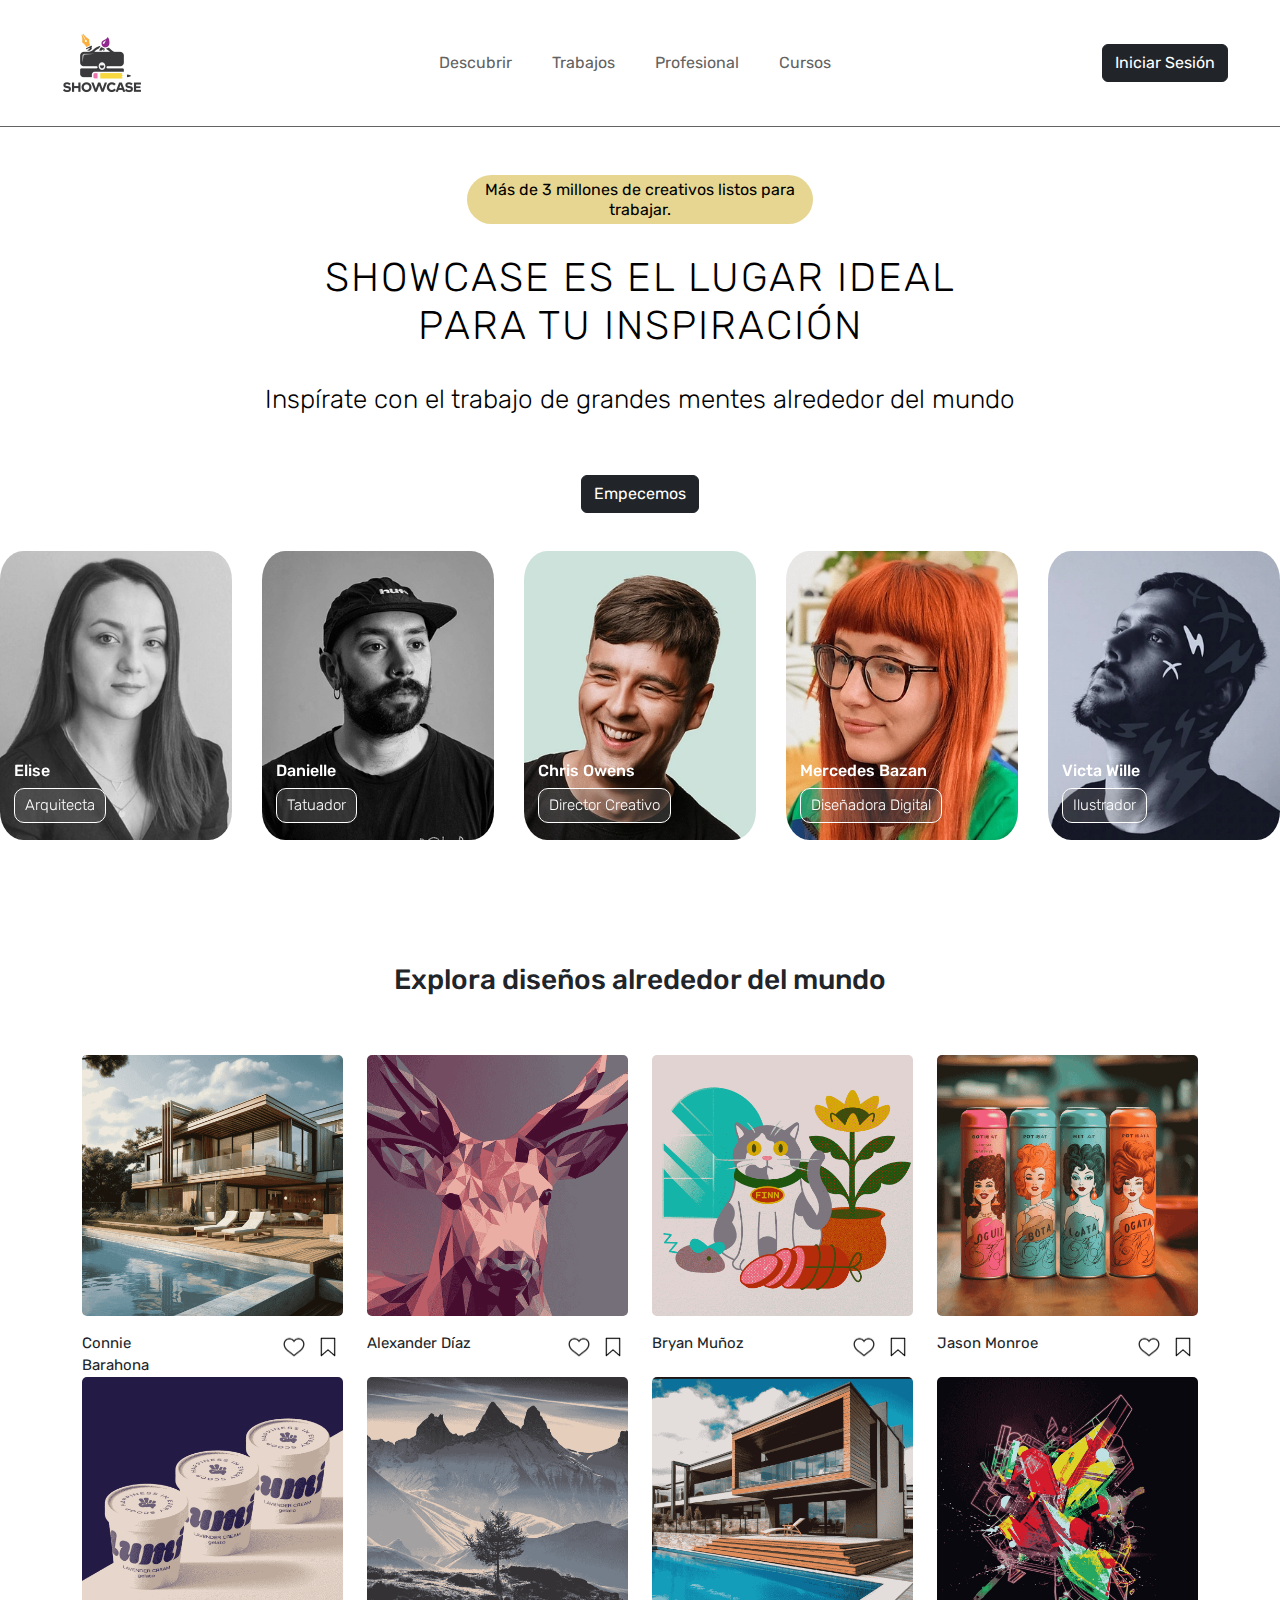
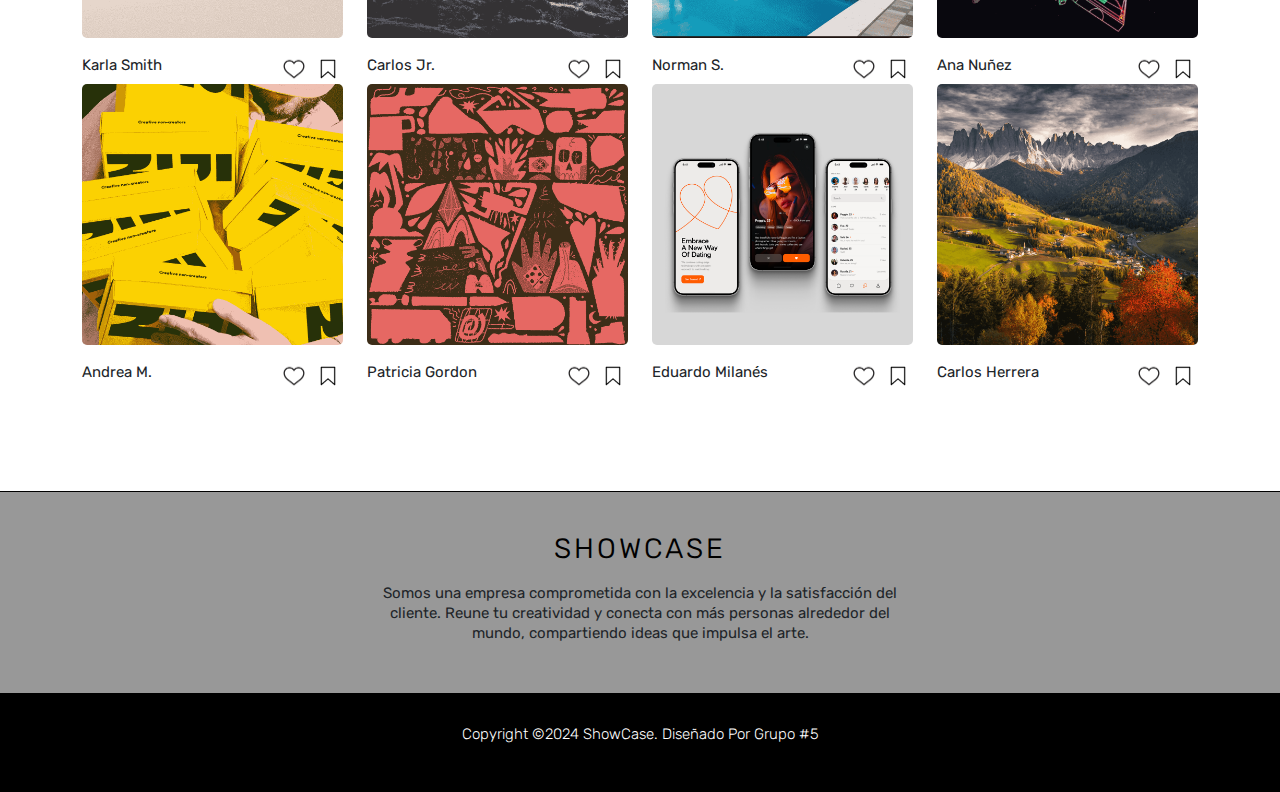
<file: index.html>
<!doctype html>
<html>
<head>
<meta charset="utf-8">
<meta name="viewport" content="width=device-width, initial-scale=1.0">
<link href="img/showcase-logo.jpeg" rel="icon">
<title>Homepage - ShowCase</title>
<link href="css/bootstrap.min.css" rel="stylesheet">
<link href="css/bootstrap-custom.css" rel="stylesheet">
<link rel="stylesheet" href= "https://maxst.icons8.com/vue-static/landings/line-awesome/line-awesome/1.3.0/css/line-awesome.min.css">
<link href="css/owl.carousel.min.css" rel="stylesheet">
<link href="css/style.css" rel="stylesheet">
	
</head>

<body>

	<header>
		<div class="container-fluid">
	
			<nav class="navbar navbar-expand-lg navbar-light bg-light">
					<a class="navbar-brand" href="index.html">
						<img src="img/showcase-logo.jpeg" alt="logo" width="100" height="100">
					</a>

					<button class="navbar-toggler" type="button" data-bs-toggle="collapse"
					data-bs-target="#navbar" aria-controls="navbar" aria-expanded="false"
					aria-label="Toggle navigation">
					<span class="navbar-toggler-icon"></span>
					</button>

					<div class="collapse navbar-collapse" id="navbar">
						<ul class="navbar-nav ms-auto">
							<li class="nav-item active">
								<a class="nav-link" href="index.html">Descubrir</a>
							</li>
							<li class="nav-item">
								<a class="nav-link" href="trabajos.html">Trabajos</a>
							</li>
							<li class="nav-item">
								<a class="nav-link" href="indexplans.html">Profesional</a>
							</li>
							<li class="nav-item">
								<a class="nav-link" href="info.html">Cursos</a>
							</li>
						</ul>

						<ul class="navbar-nav ms-auto">
							<li class="nav-item active">
								<a class="button" href="sign-in.html"><button type="button" class="btn btn-dark" href="sign-in.html">Iniciar Sesión</button></a>
							</li>
						</ul>
					</div>
			</nav>
			
		</div>
	</header>

	<section id="hero">
        <div class="container">
            <div class="row">
                <article class="col-lg-3 col-sm-4 col-4">

                </article>

                <article class="col-lg-6 col-sm-4 col-4 introduccion">
                    <h6>Más de 3 millones de creativos listos para trabajar.</h6>
                </article>

                <article class="col-lg-3 col-sm-4 col-4">

                </article>

            </div>
            <h1 class="titulos">Showcase es el lugar ideal<br> para tu inspiración</h1>
            <p>Inspírate con el trabajo de grandes mentes alrededor del mundo</p>
            <a class="button" href="sign-in.html"><button type="button" class="btn btn-dark">Empecemos</button></a>
        </div>
	</section>
	
	<section id="carousel">
		<div class="owl-carousel">
			<article class="creativos">
				<img src="img/Chris Owens.webp" alt="Chris" class="img-fluid">
				<div class="overlay">
				<h6>Chris Owens</h6>
				<p class="tipo-boton">Director Creativo</p>
				</div>
			</article>

			<article class="creativos">
				<img src="img/Mercedes Bazan.webp" alt="Mercedes Bazan" class="img-fluid">
				<div class="overlay">
				<h6>Mercedes Bazan</h6>
				<p class="tipo-boton">Diseñadora Digital</p>
				</div>
			</article>

			<article class="creativos">
				<img src="img/Victa Wille.webp" alt="Victa Wille" class="img-fluid">
				<div class="overlay">
				<h6>Victa Wille</h6>
				<p class="tipo-boton">Ilustrador</p>
				</div>
			</article>

			<article class="creativos">
				<img src="img/Vladimir.webp" alt="Vladimir" class="img-fluid">
				<div class="overlay">
				<h6>Vladimir</h6>
				<p class="tipo-boton">Diseñador de Producto</p>
				</div>
			</article>

			<article class="creativos">
				<img src="img/Lilla.webp" alt="Lilla" class="img-fluid">
				<div class="overlay">
				<h6>Lilla</h6>
				<p class="tipo-boton">Animadora</p>
				</div>
			</article>
			
			<article class="creativos">
				<img src="img/Elise.webp" alt="Elise" class="img-fluid">
				<div class="overlay">
				<h6>Elise</h6>
				<p class="tipo-boton">Arquitecta</p>
				</div>
			</article>

			<article class="creativos">
				<img src="img/Danielle.webp" alt="Danielle" class="img-fluid">
				<div class="overlay">
				<h6>Danielle</h6>
				<p class="tipo-boton">Tatuador</p>
				</div>
			</article>
		</div>
	</section>
	
	<section id="content">
		<div class="container">
            <div class="row">
                <article class="col-lg-3 col-sm-4 col-4">

                </article>

                <article class="col-lg-6 col-sm-4 col-4 contenido">
                    <h3>Explora diseños alrededor del mundo</h3>
                </article>

                <article class="col-lg-3 col-sm-4 col-4">

                </article>

			</div>
		</div>
		
		<div class="container">
		<div class="row">
			<article class="col-lg-3 col-sm-12 col-12">
				<div class="row">
					<p><a href="indexconnie.html">
					<img src="img/architecture_img.png" alt="img1" class="img-fluid"></a></p>
						<article class="col-lg-6 col-sm-12 col-12">
							Connie Barahona
						</article>
						<article class="col-lg-6 col-sm-12 col-12 text-end">
							<img src="img/loveicon.jpeg" alt="loveicon" class="img-fluid" width="30px"> 
							<img src="img/bookmarkicon.jpeg" alt="bookmarkicon" class="img-fluid" width="30px">
						</article>
				</div>
			</article>
					
		
			<article class="col-lg-3 col-sm-12 col-12">
					<div class="row">
						<p><a href="indexconnie.html">
						<img src="img/graphicdesign_img.png" alt="img2" class="img-fluid"></a></p>					
							<article class="col-lg-6 col-sm-12 col-12">
								Alexander Díaz
							</article>	
							<article class="col-lg-6 col-sm-12 col-12 text-end">
								<img src="img/loveicon.jpeg" alt="loveicon" class="img-fluid" width="30px"> 
								<img src="img/bookmarkicon.jpeg" alt="bookmarkicon" class="img-fluid" width="30px">
							</article>
					</div>
			</article>


			<article class="col-lg-3 col-sm-12 col-12">
				  <div class="row">
					<p><a href="indexconnie.html">				  
					<img src="img/catart_img.png" alt="img3" class="img-fluid"></a></p>
						<article class="col-lg-6 col-sm-12 col-12">
							Bryan Muñoz
						</article>
					  <article class="col-lg-6 col-sm-12 col-12 text-end">
							<img src="img/loveicon.jpeg" alt="loveicon" class="img-fluid" width="30px"> 
							<img src="img/bookmarkicon.jpeg" alt="bookmarkicon" class="img-fluid" width="30px">
						</article>
				  </div>
			</article>
		  
			<article class="col-lg-3 col-sm-12 col-12">
					<div class="row">
						<p><a href="indexconnie.html">				  				  
						<img src="img/productpackaging_img1.png" alt="img4" class="img-fluid"></a></p>
							<article class="col-lg-6 col-sm-12 col-12">
								Jason Monroe
							</article>
						  <article class="col-lg-6 col-sm-12 col-12 text-end">
								<img src="img/loveicon.jpeg" alt="loveicon" class="img-fluid" width="30px"> 
								<img src="img/bookmarkicon.jpeg" alt="bookmarkicon" class="img-fluid" width="30px">
							</article>
					</div>
			</article>
				
			<article class="col-lg-3 col-sm-12 col-12">
				<div class="row">
						<p><a href="https://www.google.com">				  				  				  
						<img src="img/packagedesign_img.png" alt="img5" class="img-fluid"></a></p>
							<article class="col-lg-6 col-sm-12 col-12">
								Karla Smith
							</article>
						  <article class="col-lg-6 col-sm-12 col-12 text-end">
								<img src="img/loveicon.jpeg" alt="loveicon" class="img-fluid" width="30px"> 
								<img src="img/bookmarkicon.jpeg" alt="bookmarkicon" class="img-fluid" width="30px">
						</article>
				</div>
			</article>
		  
			<article class="col-lg-3 col-sm-12 col-12">
				 <div class="row">
						<p><a href="https://www.google.com">				 
						<img src="img/photography_img1.png" alt="img6" class="img-fluid"></a></p>
						<article class="col-lg-6 col-sm-12 col-12">
								Carlos Jr.
						</article>
						 <article class="col-lg-6 col-sm-12 col-12 text-end">
								<img src="img/loveicon.jpeg" alt="loveicon" class="img-fluid" width="30px"> 
								<img src="img/bookmarkicon.jpeg" alt="bookmarkicon" class="img-fluid" width="30px">
						</article>
				</div>
			</article>
		  
			<article class="col-lg-3 col-sm-12 col-12">
				 <div class="row">
					<p><a href="https://www.google.com">				 				 
					<img src="img/architecture_img1.png" alt="img7" class="img-fluid"></a></p>
						<article class="col-lg-6 col-sm-12 col-12">			  
					  Norman S.
					</article>
					  <article class="col-lg-6 col-sm-12 col-12 text-end">
							<img src="img/loveicon.jpeg" alt="loveicon" class="img-fluid" width="30px"> 
							<img src="img/bookmarkicon.jpeg" alt="bookmarkicon" class="img-fluid" width="30px">
						</article>
				</div>
			</article>
		  
			<article class="col-lg-3 col-sm-12 col-12">
				<div class="row">
					<p><a href="https://www.google.com">				 				 				  
						<img src="img/graphicdesign_img1.png" alt="img8" class="img-fluid"></a></p>
					<article class="col-lg-6 col-sm-12 col-12">			  
					  Ana Nuñez
					</article>
					<article class="col-lg-6 col-sm-12 col-12 text-end">
						<img src="img/loveicon.jpeg" alt="loveicon" class="img-fluid" width="30px"> 
						<img src="img/bookmarkicon.jpeg" alt="bookmarkicon" class="img-fluid" width="30px">
					</article>
				</div>
			</article>
		
		
	    <article class="col-lg-3 col-sm-12 col-12">
			  <div class="row">	
				<p><a href="https://www.google.com">				 				 				  				  
				<img src="img/creativestuff_img.png" alt="andream" class="img-fluid"></a></p>
					<article class="col-lg-6 col-sm-12 col-12">			  
				  Andrea M.
				</article>
				  <article class="col-lg-6 col-sm-12 col-12 text-end">
								<img src="img/loveicon.jpeg" alt="loveicon" class="img-fluid" width="30px"> 
								<img src="img/bookmarkicon.jpeg" alt="bookmarkicon" class="img-fluid" width="30px">
							</article>
					</div>
				</article>		  
				  
		<article class="col-lg-3 col-sm-12 col-12">
			  <div class="row">
				<p><a href="https://www.google.com">				 				 				  				  
			  	<img src="img/colorfulcaos_img.png" alt="patriciagordon" class="img-fluid"></a></p>
					<article class="col-lg-6 col-sm-12 col-12">			  			  
				  Patricia Gordon
				</article>
				  <article class="col-lg-6 col-sm-12 col-12 text-end">
								<img src="img/loveicon.jpeg" alt="loveicon" class="img-fluid" width="30px"> 
								<img src="img/bookmarkicon.jpeg" alt="bookmarkicon" class="img-fluid" width="30px">
							</article>
					</div>
				</article>			  
				  
	    <article class="col-lg-3 col-sm-12 col-12">
			  <div class="row">
				<p><a href="https://www.google.com">				 				 				  				  
				<img src="img/uxdesign_img.png" alt="eduardo" class="img-fluid"></a></p>
					<article class="col-lg-6 col-sm-12 col-12">			  			  
				 	Eduardo Milanés
				</article>
				  <article class="col-lg-6 col-sm-12 col-12 text-end">
								<img src="img/loveicon.jpeg" alt="loveicon" class="img-fluid" width="30px"> 
								<img src="img/bookmarkicon.jpeg" alt="bookmarkicon" class="img-fluid" width="30px">
							</article>
					</div>
				</article>			  
		
		 <article class="col-lg-3 col-sm-12 col-12">
			  <div class="row">	
				<p><a href="https://www.google.com">				 				 				  				  				  
				<img src="img/photography_img.png" alt="carlos" class="img-fluid"></a></p>
					<article class="col-lg-6 col-sm-12 col-12">			  			  				  
			  Carlos Herrera
			</article>
				  <article class="col-lg-6 col-sm-12 col-12 text-end">
								<img src="img/loveicon.jpeg" alt="loveicon" class="img-fluid" width="30px"> 
								<img src="img/bookmarkicon.jpeg" alt="bookmarkicon" class="img-fluid" width="30px">
							</article>
					</div>
				</article>
		  
		</div>
		</div>
	</section>
	
	<footer>
		<div class="footer-contenido">
			<h3>Showcase</h3>
			<p>Somos una empresa comprometida con la excelencia y la satisfacción del cliente. Reune tu creatividad y conecta con más personas alrededor del mundo, compartiendo ideas que impulsa el arte.</p>
			<ul class="iconos">
				<li>
					<a class="footer" href="#"><i class="lab la-facebook-square"></i></a>
				</li>
				<li>
					<a class="footer" href="#"><i class="lab la-instagram"></i></a>
				</li>
				<li>
					<a class="footer" href="#"><i class="lab la-twitter-square"></i></a>
				</li>
				<li>
					<a class="footer" href="#"><i class="lab la-pinterest-square"></i></a>
				</li>
			</ul>
		</div>
		
		<div class="footer-abajo">
			<p>copyright &copy;2024 ShowCase. Diseñado por Grupo #5</p>
		</div>
	</footer>
	
	<script src="js/jquery.min.js"></script>
	<script src="js/bootstrap.min.js"></script>
	<script src="js/owl.carousel.min.js"></script>

	<script>

		$(document).ready(function(){

			$(".owl-carousel").owlCarousel({
					items: 1,
					loop: true,
					autoplay: true,
					smartSpeed: 800,
					margin: 30,
					center: true,
					dots: true,
					responsive: {
						0: {
							items: 1
						},
						480: {
							items: 3
						},
						992: {
							items: 5
						}
					}
			  });

		});

	</script>
	
	<!-- Google tag (gtag.js) -->
<script async src="https://www.googletagmanager.com/gtag/js?id=G-1ENJ6P8150"></script>
<script>
  window.dataLayer = window.dataLayer || [];
  function gtag(){dataLayer.push(arguments);}
  gtag('js', new Date());

  gtag('config', 'G-1ENJ6P8150');
</script>
	
</body>
</html>
</file>
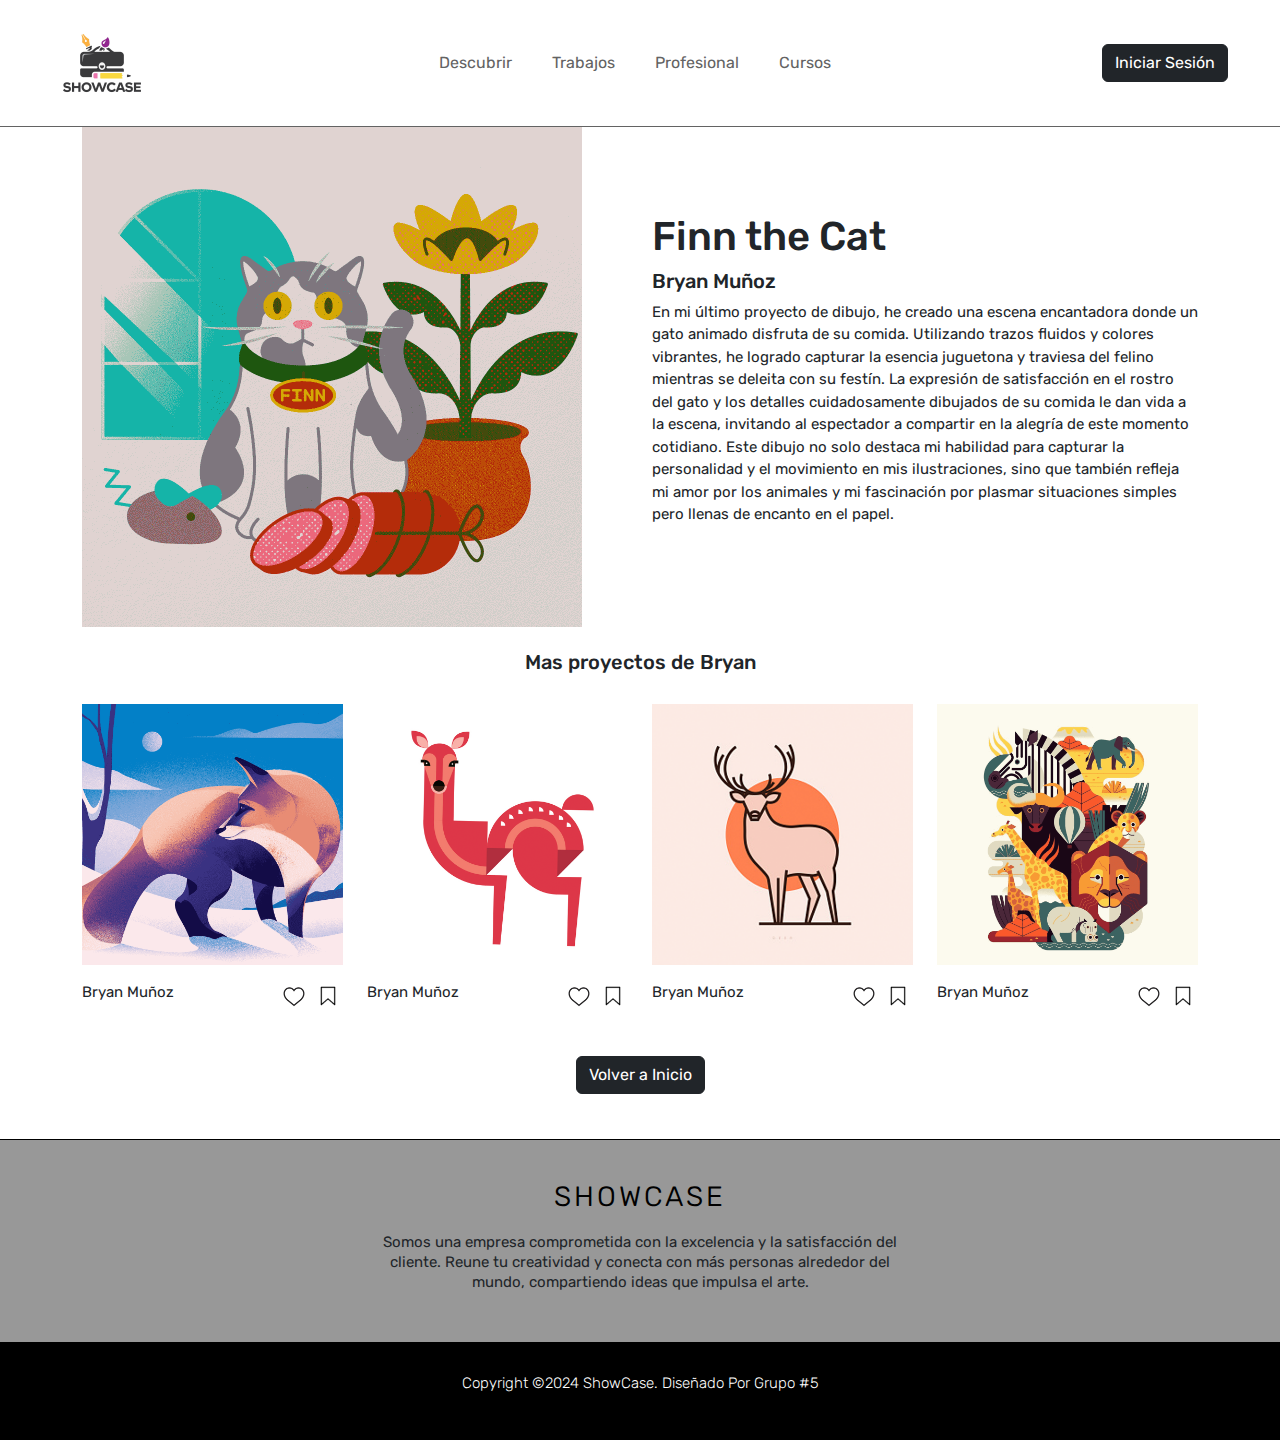
<file: indexbryan.html>
<!doctype html>
<html>
<head>
<meta charset="utf-8">
<meta name="viewport" content="width=device-width, initial-scale=1.0">
<title>ShowCase</title>
<link href="css/bootstrap.min.css" rel="stylesheet">
<link href="css/bootstrap-custom.css" rel="stylesheet">
<link rel="stylesheet" href= "https://maxst.icons8.com/vue-static/landings/line-awesome/line-awesome/1.3.0/css/line-awesome.min.css">
<link href="css/owl.carousel.min.css" rel="stylesheet">
<link href="css/style.css" rel="stylesheet">
	
</head>

<body>

	<header>
		<div class="container-fluid">
	
			<nav class="navbar navbar-expand-lg navbar-light bg-light">
					<a class="navbar-brand" href="index.html">
						<img src="img/showcase-logo.jpeg" alt="logo" width="100" height="100">
					</a>

					<button class="navbar-toggler" type="button" data-bs-toggle="collapse"
					data-bs-target="#navbar" aria-controls="navbar" aria-expanded="false"
					aria-label="Toggle navigation">
					<span class="navbar-toggler-icon"></span>
					</button>

					<div class="collapse navbar-collapse" id="navbar">
						<ul class="navbar-nav ms-auto">
							<li class="nav-item active">
								<a class="nav-link" href="index.html">Descubrir</a>
							</li>
							<li class="nav-item">
								<a class="nav-link" href="trabajos.html">Trabajos</a>
							</li>
							<li class="nav-item">
								<a class="nav-link" href="indexplans.html">Profesional</a>
							</li>
							<li class="nav-item">
								<a class="nav-link" href="info.html">Cursos</a>
							</li>
						</ul>

						<ul class="navbar-nav ms-auto">
							<li class="nav-item active">
								<a class="button" href="sign-in.html">
								<button type="button" class="btn btn-dark">Iniciar Sesión</button></a>
							</li>
						</ul>
					</div>
			</nav>
			
			
		</div>
	</header>
	
	<div class="container">
    <div class="row justify-content-center align-items-center">
        <div class="col-lg-6 col-sm-12 col-12">
            <img src="img/catart_img.png" alt="img1" width="500" class="img-fluid" style="margin: 0;">
        </div>
        <div class="col-lg-6 col-sm-12 col-12">
            <h1 class="titulos">Finn the Cat</h1>
			<h5 class="titulos"> Bryan Muñoz</h5>
            <p>En mi último proyecto de dibujo, he creado una escena encantadora donde un gato animado disfruta de su comida. Utilizando trazos fluidos y colores vibrantes, he logrado capturar la esencia juguetona y traviesa del felino mientras se deleita con su festín. La expresión de satisfacción en el rostro del gato y los detalles cuidadosamente dibujados de su comida le dan vida a la escena, invitando al espectador a compartir en la alegría de este momento cotidiano. Este dibujo no solo destaca mi habilidad para capturar la personalidad y el movimiento en mis ilustraciones, sino que también refleja mi amor por los animales y mi fascinación por plasmar situaciones simples pero llenas de encanto en el papel.</p>
        </div>
    </div><br>
</div>
	
	
<div class="container text-center">
    <h5 class="titulos">Mas proyectos de Bryan</h5>
</div>
<br>
	
	
	<div class="container">
		<div class="row">
		  
						<article class="col-lg-3 col-sm-12 col-12">
				<div class="row">
					<p><a href="https://www.google.com">
					<img src="img/bryan1.png" alt="img1" class="img-fluid"></a></p>
						<article class="col-lg-6 col-sm-12 col-12">
							Bryan Muñoz
						</article>
						<article class="col-lg-6 col-sm-12 col-12 text-end">
							<img src="img/loveicon.jpeg" alt="loveicon" class="img-fluid" width="30px"> 
							<img src="img/bookmarkicon.jpeg" alt="bookmarkicon" class="img-fluid" width="30px">
						</article>
				</div>
			</article>
		
			<article class="col-lg-3 col-sm-12 col-12">
					<div class="row">
						<p><a href="https://www.google.com">
						<img src="img/bryan2.png" alt="img2" class="img-fluid"></a></p>					
							<article class="col-lg-6 col-sm-12 col-12">
							  Bryan Muñoz
							</article>	
							<article class="col-lg-6 col-sm-12 col-12 text-end">
								<img src="img/loveicon.jpeg" alt="loveicon" class="img-fluid" width="30px"> 
								<img src="img/bookmarkicon.jpeg" alt="bookmarkicon" class="img-fluid" width="30px">
							</article>
					</div>
			</article>

			<article class="col-lg-3 col-sm-12 col-12">
				  <div class="row">
					<p><a href="https://www.google.com">				  
					<img src="img/bryan3.png" alt="img3" class="img-fluid"></a></p>
						<article class="col-lg-6 col-sm-12 col-12">
						  Bryan Muñoz
						</article>
					  <article class="col-lg-6 col-sm-12 col-12 text-end">
							<img src="img/loveicon.jpeg" alt="loveicon" class="img-fluid" width="30px"> 
							<img src="img/bookmarkicon.jpeg" alt="bookmarkicon" class="img-fluid" width="30px">
						</article>
				  </div>
			</article>
		  
			<article class="col-lg-3 col-sm-12 col-12">
					<div class="row">
						<p><a href="https://www.google.com">				  				  
						<img src="img/bryan4.png" alt="img4" class="img-fluid"></a></p>
							<article class="col-lg-6 col-sm-12 col-12">
							  Bryan Muñoz
							</article>
						  <article class="col-lg-6 col-sm-12 col-12 text-end">
								<img src="img/loveicon.jpeg" alt="loveicon" class="img-fluid" width="30px"> 
								<img src="img/bookmarkicon.jpeg" alt="bookmarkicon" class="img-fluid" width="30px">
							</article>
					</div>
			</article>
		</div>
			
<div class="container text-center">
    <br><br>
        <a class="button" href="index.html">
            <button type="button" class="btn btn-dark">Volver a Inicio</button>
        </a>
    </div>
    <br><br>
</div>
			
	<footer>
		<div class="footer-contenido">
			<h3>Showcase</h3>
			<p>Somos una empresa comprometida con la excelencia y la satisfacción del cliente. Reune tu creatividad y conecta con más personas alrededor del mundo, compartiendo ideas que impulsa el arte.</p>
			<ul class="iconos">
				<li>
					<a class="footer" href="#"><i class="lab la-facebook-square"></i></a>
				</li>
				<li>
					<a class="footer" href="#"><i class="lab la-instagram"></i></a>
				</li>
				<li>
					<a class="footer" href="#"><i class="lab la-twitter-square"></i></a>
				</li>
				<li>
					<a class="footer" href="#"><i class="lab la-pinterest-square"></i></a>
				</li>
			</ul>
		</div>
		
		<div class="footer-abajo">
			<p>copyright &copy;2024 ShowCase. Diseñado por Grupo #5</p>
		</div>
	</footer>
	
	<script src="js/jquery.min.js"></script>
	<script src="js/bootstrap.min.js"></script>
	<script src="js/owl.carousel.min.js"></script>

	<script>

		$(document).ready(function(){

			$(".owl-carousel").owlCarousel({
					items: 1,
					loop: true,
					autoplay: true,
					smartSpeed: 800,
					margin: 30,
					center: true,
					dots: true,
					responsive: {
						0: {
							items: 1
						},
						480: {
							items: 3
						},
						992: {
							items: 5
						}
					}
			  });

		});

	</script>
	
</body>
</html>
</file>
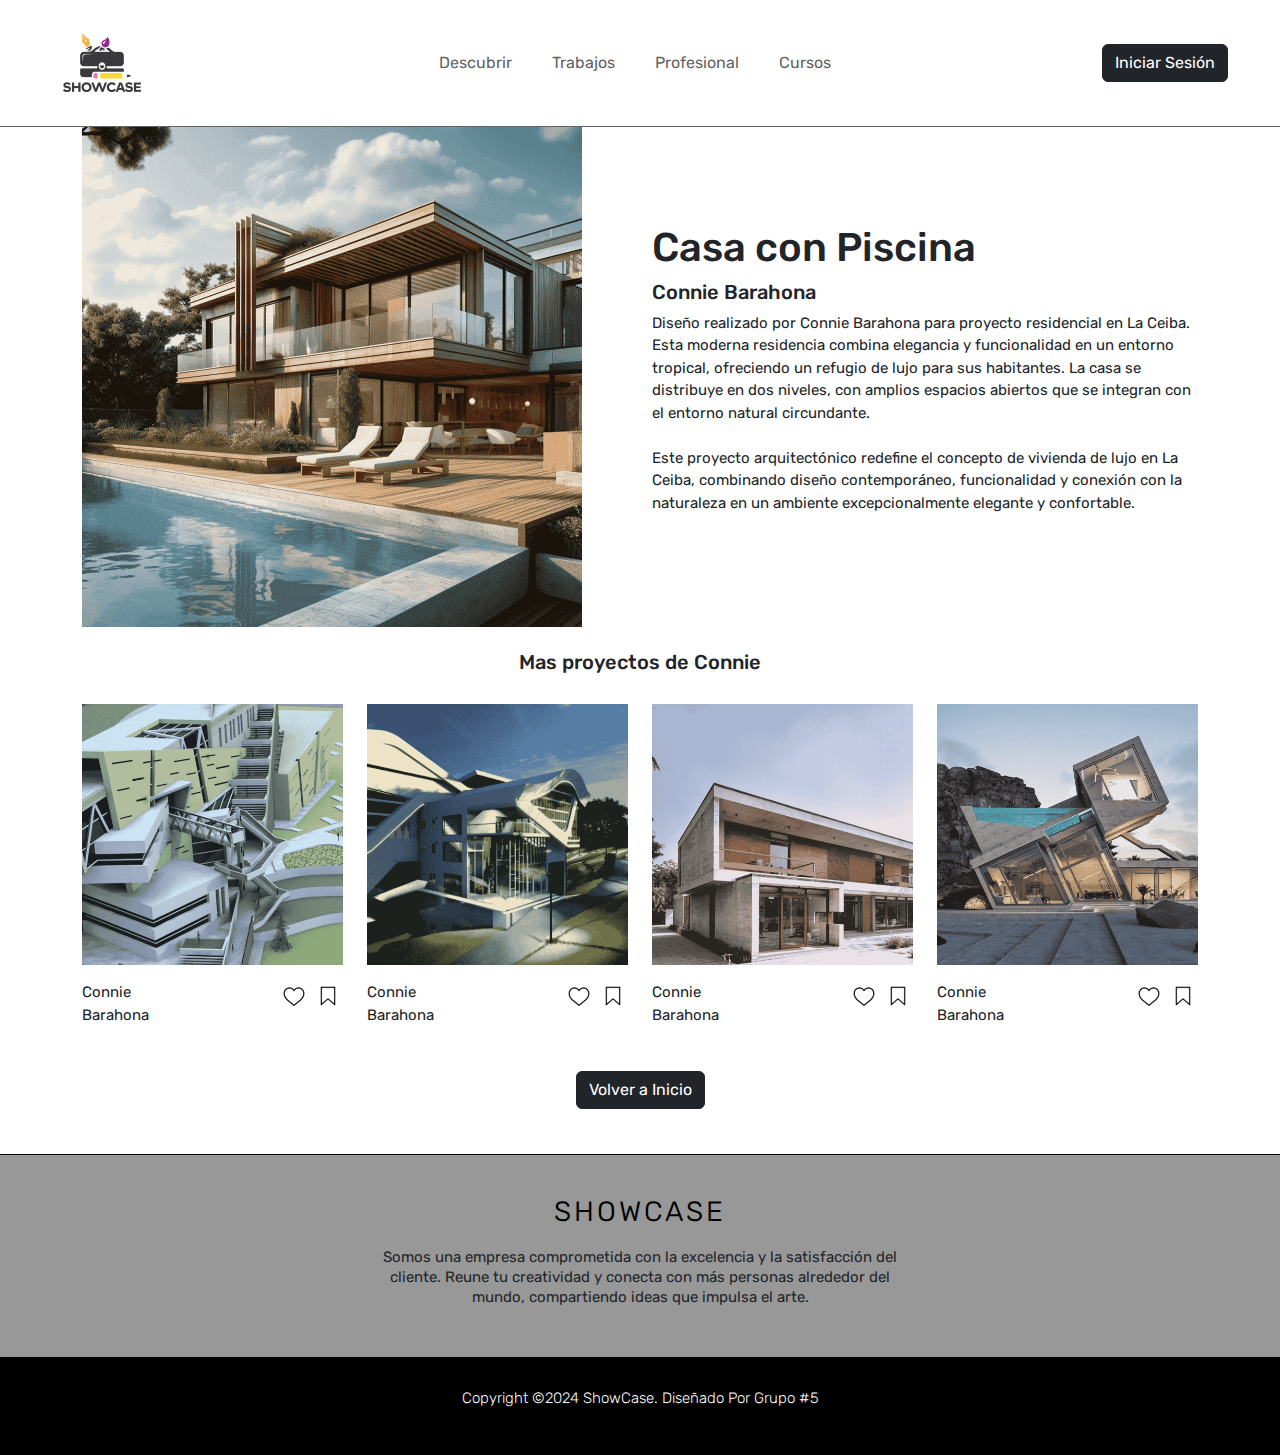
<file: indexconnie.html>
<!doctype html>
<html>
<head>
<meta charset="utf-8">
<meta name="viewport" content="width=device-width, initial-scale=1.0">
<title>ShowCase</title>
<link href="css/bootstrap.min.css" rel="stylesheet">
<link href="css/bootstrap-custom.css" rel="stylesheet">
<link rel="stylesheet" href= "https://maxst.icons8.com/vue-static/landings/line-awesome/line-awesome/1.3.0/css/line-awesome.min.css">
<link href="css/owl.carousel.min.css" rel="stylesheet">
<link href="css/style.css" rel="stylesheet">
	
</head>

<body>

	<header>
		<div class="container-fluid">
	
			<nav class="navbar navbar-expand-lg navbar-light bg-light">
					<a class="navbar-brand" href="index.html">
						<img src="img/showcase-logo.jpeg" alt="logo" width="100" height="100">
					</a>

					<button class="navbar-toggler" type="button" data-bs-toggle="collapse"
					data-bs-target="#navbar" aria-controls="navbar" aria-expanded="false"
					aria-label="Toggle navigation">
					<span class="navbar-toggler-icon"></span>
					</button>

					<div class="collapse navbar-collapse" id="navbar">
						<ul class="navbar-nav ms-auto">
							<li class="nav-item active">
								<a class="nav-link" href="index.html">Descubrir</a>
							</li>
							<li class="nav-item">
								<a class="nav-link" href="trabajos.html">Trabajos</a>
							</li>
							<li class="nav-item">
								<a class="nav-link" href="indexplans.html">Profesional</a>
							</li>
							<li class="nav-item">
								<a class="nav-link" href="info.html">Cursos</a>
							</li>
						</ul>

						<ul class="navbar-nav ms-auto">
							<li class="nav-item active">
								<a class="button" href="sign-in.html">
								<button type="button" class="btn btn-dark">Iniciar Sesión</button></a>
							</li>
						</ul>
					</div>
			</nav>
			
			
		</div>
	</header>
	
	<div class="container">
    <div class="row justify-content-center align-items-center">
        <div class="col-lg-6 col-sm-12 col-12">
            <img src="img/architecture_img.png" alt="img1" width="500" class="img-fluid" style="margin: 0;">
        </div>
        <div class="col-lg-6 col-sm-12 col-12">
            <h1 class="titulos">Casa con Piscina</h1>
			<h5 class="titulos"> Connie Barahona</h5>
            <p>Diseño realizado por Connie Barahona para proyecto residencial en La Ceiba. Esta moderna residencia combina elegancia y funcionalidad en un entorno tropical, ofreciendo un refugio de lujo para sus habitantes. La casa se distribuye en dos niveles, con amplios espacios abiertos que se integran con el entorno natural circundante. <br><br> Este proyecto arquitectónico redefine el concepto de vivienda de lujo en La Ceiba, combinando diseño contemporáneo, funcionalidad y conexión con la naturaleza en un ambiente excepcionalmente elegante y confortable.</p>
        </div>
    </div><br>
</div>
	
	
<div class="container text-center">
    <h5 class="titulos">Mas proyectos de Connie</h5>
</div>
<br>
	
	
	<div class="container">
		<div class="row">
		  
						<article class="col-lg-3 col-sm-12 col-12">
				<div class="row">
					<p><a href="https://www.google.com">
					<img src="img/conniebarahona1.png" alt="img1" class="img-fluid"></a></p>
						<article class="col-lg-6 col-sm-12 col-12">
							Connie Barahona
						</article>
						<article class="col-lg-6 col-sm-12 col-12 text-end">
							<img src="img/loveicon.jpeg" alt="loveicon" class="img-fluid" width="30px"> 
							<img src="img/bookmarkicon.jpeg" alt="bookmarkicon" class="img-fluid" width="30px">
						</article>
				</div>
			</article>
		
			<article class="col-lg-3 col-sm-12 col-12">
					<div class="row">
						<p><a href="https://www.google.com">
						<img src="img/conniebarahona2.png" alt="img2" class="img-fluid"></a></p>					
							<article class="col-lg-6 col-sm-12 col-12">
								Connie Barahona
							</article>	
							<article class="col-lg-6 col-sm-12 col-12 text-end">
								<img src="img/loveicon.jpeg" alt="loveicon" class="img-fluid" width="30px"> 
								<img src="img/bookmarkicon.jpeg" alt="bookmarkicon" class="img-fluid" width="30px">
							</article>
					</div>
			</article>

			<article class="col-lg-3 col-sm-12 col-12">
				  <div class="row">
					<p><a href="https://www.google.com">				  
					<img src="img/conniebarahona3.png" alt="img3" class="img-fluid"></a></p>
						<article class="col-lg-6 col-sm-12 col-12">
							Connie Barahona
						</article>
					  <article class="col-lg-6 col-sm-12 col-12 text-end">
							<img src="img/loveicon.jpeg" alt="loveicon" class="img-fluid" width="30px"> 
							<img src="img/bookmarkicon.jpeg" alt="bookmarkicon" class="img-fluid" width="30px">
						</article>
				  </div>
			</article>
		  
			<article class="col-lg-3 col-sm-12 col-12">
					<div class="row">
						<p><a href="https://www.google.com">				  				  
						<img src="img/conniebarahona4.png" alt="img4" class="img-fluid"></a></p>
							<article class="col-lg-6 col-sm-12 col-12">
								Connie Barahona
							</article>
						  <article class="col-lg-6 col-sm-12 col-12 text-end">
								<img src="img/loveicon.jpeg" alt="loveicon" class="img-fluid" width="30px"> 
								<img src="img/bookmarkicon.jpeg" alt="bookmarkicon" class="img-fluid" width="30px">
							</article>
					</div>
			</article>
		</div>
			
	<div class="container text-center">
		<br><br>
			<a class="button" href="index.html">
				<button type="button" class="btn btn-dark">Volver a Inicio</button>
			</a>
		</div>
		<br><br>
	</div>
			
	<footer>
		<div class="footer-contenido">
			<h3>Showcase</h3>
			<p>Somos una empresa comprometida con la excelencia y la satisfacción del cliente. Reune tu creatividad y conecta con más personas alrededor del mundo, compartiendo ideas que impulsa el arte.</p>
			<ul class="iconos">
				<li>
					<a class="footer" href="#"><i class="lab la-facebook-square"></i></a>
				</li>
				<li>
					<a class="footer" href="#"><i class="lab la-instagram"></i></a>
				</li>
				<li>
					<a class="footer" href="#"><i class="lab la-twitter-square"></i></a>
				</li>
				<li>
					<a class="footer" href="#"><i class="lab la-pinterest-square"></i></a>
				</li>
			</ul>
		</div>
		
		<div class="footer-abajo">
			<p>copyright &copy;2024 ShowCase. Diseñado por Grupo #5</p>
		</div>
	</footer>
	
	<script src="js/jquery.min.js"></script>
	<script src="js/bootstrap.min.js"></script>
	<script src="js/owl.carousel.min.js"></script>

	<script>

		$(document).ready(function(){

			$(".owl-carousel").owlCarousel({
					items: 1,
					loop: true,
					autoplay: true,
					smartSpeed: 800,
					margin: 30,
					center: true,
					dots: true,
					responsive: {
						0: {
							items: 1
						},
						480: {
							items: 3
						},
						992: {
							items: 5
						}
					}
			  });

		});

	</script>
	
</body>
</html>
</file>
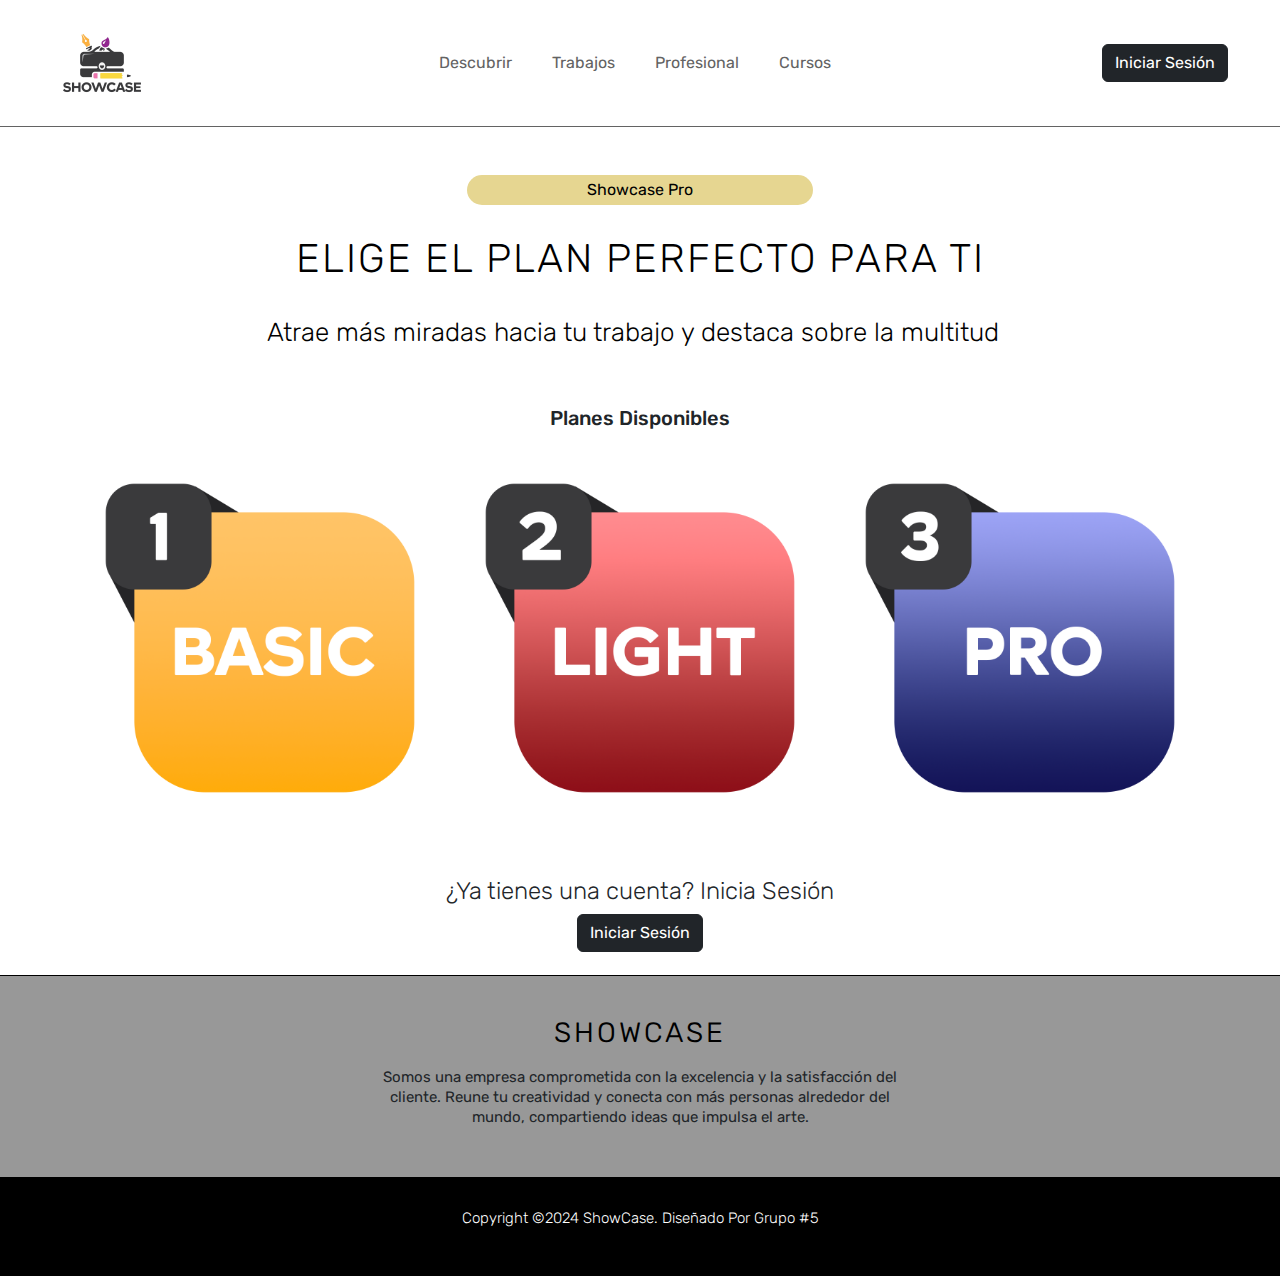
<file: indexplans.html>
<!doctype html>
<html>
<head>
<meta charset="utf-8">
<meta name="viewport" content="width=device-width, initial-scale=1.0">
<title>ShowCase</title>
<link href="css/bootstrap.min.css" rel="stylesheet">
<link href="css/bootstrap-custom.css" rel="stylesheet">
<link rel="stylesheet" href= "https://maxst.icons8.com/vue-static/landings/line-awesome/line-awesome/1.3.0/css/line-awesome.min.css">
<link href="css/owl.carousel.min.css" rel="stylesheet">
<link href="css/style.css" rel="stylesheet">
	
</head>

<body>

	<header>
		<div class="container-fluid">
	
			<nav class="navbar navbar-expand-lg navbar-light bg-light">
					<a class="navbar-brand" href="index.html">
						<img src="img/showcase-logo.jpeg" alt="logo" width="100" height="100">
					</a>

					<button class="navbar-toggler" type="button" data-bs-toggle="collapse"
					data-bs-target="#navbar" aria-controls="navbar" aria-expanded="false"
					aria-label="Toggle navigation">
					<span class="navbar-toggler-icon"></span>
					</button>

					<div class="collapse navbar-collapse" id="navbar">
						<ul class="navbar-nav ms-auto">
							<li class="nav-item active">
								<a class="nav-link" href="index.html">Descubrir</a>
							</li>
							<li class="nav-item">
								<a class="nav-link" href="trabajos.html">Trabajos</a>
							</li>
							<li class="nav-item">
								<a class="nav-link" href="indexplans.html">Profesional</a>
							</li>
							<li class="nav-item">
								<a class="nav-link" href="info.html">Cursos</a>
							</li>
						</ul>

						<ul class="navbar-nav ms-auto">
							<li class="nav-item active">
							  <a class="button" href="sign-in.html">
								<button type="button" class="btn btn-dark">Iniciar Sesión</button></a>
							</li>
						</ul>
					</div>
			</nav>
			
			
		</div>
	</header>	
	
<section id="hero">
  <div class="container">
            <div class="row">
              <article class="col-lg-3 col-sm-4 col-4">

                </article>

                <article class="col-lg-6 col-sm-4 col-4 introduccion">
                    <h6>Showcase Pro</h6>
                </article>

                <article class="col-lg-3 col-sm-4 col-4">

                </article>

            </div>
    <h1 class="titulos">Elige el plan perfecto para ti</h1>
      <p>Atrae más miradas hacia tu trabajo y destaca sobre la multitud&nbsp;&nbsp;</p>
    </div>
</section>	
	
<div class="container text-center">
    <h5 class="titulos">Planes Disponibles</h5>
</div>
<br>
	
	
	<div class="container">
		<div class="row">
		  
						<article class="col-lg-4 col-sm-12 col-12">
				<div class="row">
					<p><a href="https://www.google.com">
					<img src="img/basicplan.png" alt="img1" class="img-fluid"></a></p>
				</div>
			</article>
		
			<article class="col-lg-4 col-sm-12 col-12">
					<div class="row">
						<p><a href="https://www.google.com">
						<img src="img/lightplan.png" alt="img2" class="img-fluid"></a></p>
					</div>
			</article>

			<article class="col-lg-4 col-sm-12 col-12">
				  <div class="row">
					<p><a href="https://www.google.com">				  
					<img src="img/proplan.png" alt="img3" class="img-fluid"></a></p>
				  </div>
			</article>
		</div>
		  
			
<div class="container text-center">
    <br><br>
	            <h4>¿Ya tienes una cuenta? Inicia Sesión</h4>
    <a class="button" href="sign-in.html">
			<button type="button" class="btn btn-dark">Iniciar Sesión</button>
			<br><br>
        </a>
    </div>
</div>
			
	<footer>
		<div class="footer-contenido">
			<h3>Showcase</h3>
			<p>Somos una empresa comprometida con la excelencia y la satisfacción del cliente. Reune tu creatividad y conecta con más personas alrededor del mundo, compartiendo ideas que impulsa el arte.</p>
			<ul class="iconos">
				<li>
					<a class="footer" href="#"><i class="lab la-facebook-square"></i></a>
				</li>
				<li>
					<a class="footer" href="#"><i class="lab la-instagram"></i></a>
				</li>
				<li>
					<a class="footer" href="#"><i class="lab la-twitter-square"></i></a>
				</li>
				<li>
					<a class="footer" href="#"><i class="lab la-pinterest-square"></i></a>
				</li>
			</ul>
		</div>
		
		<div class="footer-abajo">
			<p>copyright &copy;2024 ShowCase. Diseñado por Grupo #5</p>
		</div>
	</footer>
	
	<script src="js/jquery.min.js"></script>
	<script src="js/bootstrap.min.js"></script>
	<script src="js/owl.carousel.min.js"></script>

	<script>

		$(document).ready(function(){

			$(".owl-carousel").owlCarousel({
					items: 1,
					loop: true,
					autoplay: true,
					smartSpeed: 800,
					margin: 30,
					center: true,
					dots: true,
					responsive: {
						0: {
							items: 1
						},
						480: {
							items: 3
						},
						992: {
							items: 5
						}
					}
			  });

		});

	</script>
	
</body>
</html>
</file>
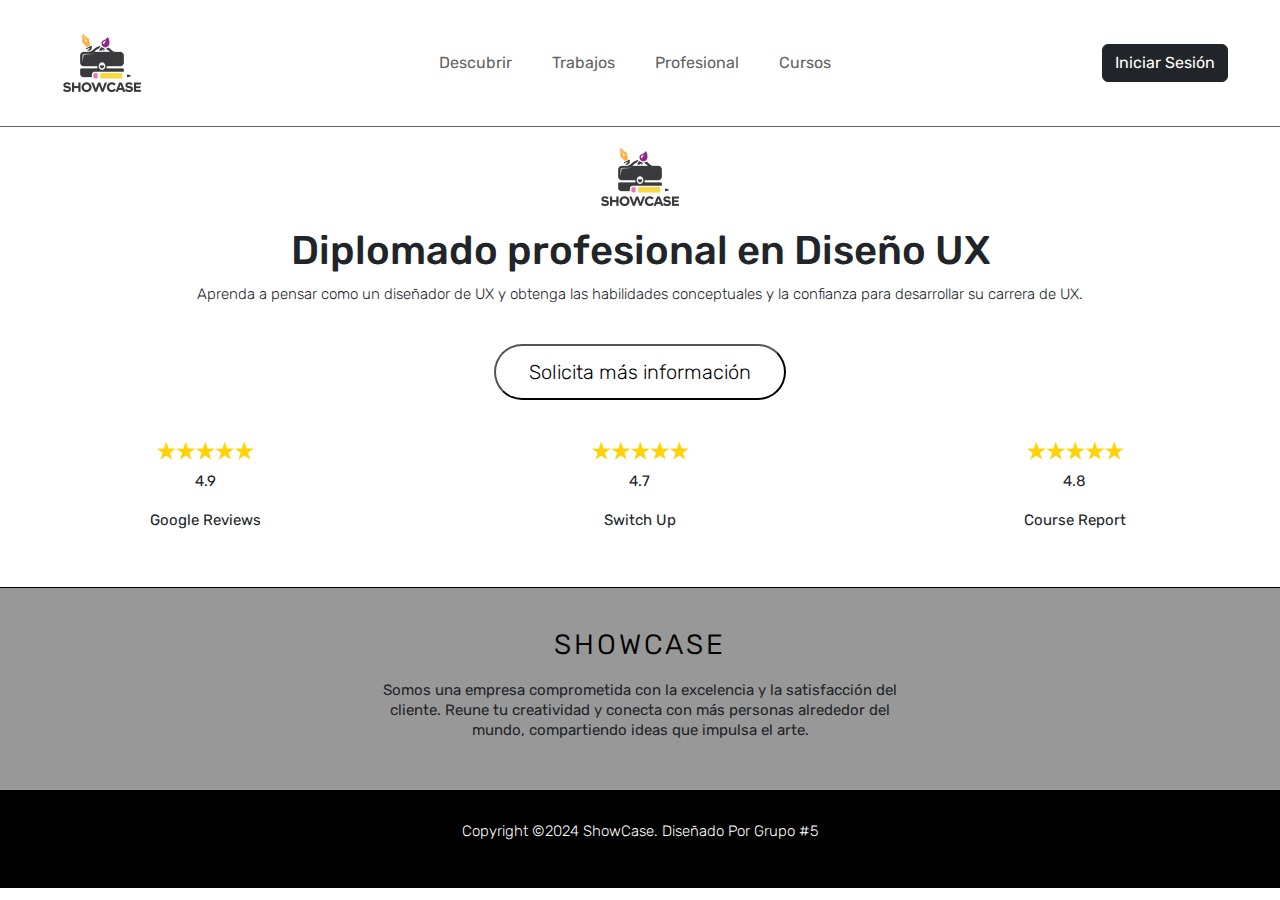
<file: info.html>
<!DOCTYPE html>
<html lang="en">
<head>
    <meta charset="UTF-8">
    <meta name="viewport" content="width=device-width, initial-scale=1.0">
    <title>Showcase</title>
    <link href="css/bootstrap.min.css" rel="stylesheet">
    <link href="css/bootstrap-custom.css" rel="stylesheet">
    <link href="css/style.css" rel="stylesheet" >
</head>
<body>
	
<header>
		<div class="container-fluid">
	
			<nav class="navbar navbar-expand-lg navbar-light bg-light">
					<a class="navbar-brand" href="index.html">
						<img src="img/showcase-logo.jpeg" alt="logo" width="100" height="100">
					</a>

					<button class="navbar-toggler" type="button" data-bs-toggle="collapse"
					data-bs-target="#navbar" aria-controls="navbar" aria-expanded="false"
					aria-label="Toggle navigation">
					<span class="navbar-toggler-icon"></span>
					</button>

					<div class="collapse navbar-collapse" id="navbar">
						<ul class="navbar-nav ms-auto">
							<li class="nav-item active">
								<a class="nav-link" href="index.html">Descubrir</a>
							</li>
							<li class="nav-item">
								<a class="nav-link" href="Trabajos.html">Trabajos</a>
							</li>
							<li class="nav-item">
								<a class="nav-link" href="indexplans.html">Profesional</a>
							</li>
							<li class="nav-item">
								<a class="nav-link" href="info.html">Cursos</a>
							</li>
						</ul>

						<ul class="navbar-nav ms-auto">
							<li class="nav-item active">
								<a class="button" href="sign-in.html"><button type="button" class="btn btn-dark" href="sign-in.html">Iniciar Sesión</button></a>
							</li>
						</ul>
					</div>
			</nav>
			
		</div>
	</header>
	
	<section id="diploma">
		<div class="container centro">
            <img src="img/logo.webp" alt="logo" class="img-fluid" width="100px">
            <h1>Diplomado profesional en Diseño UX</h1>
            <p>Aprenda a pensar como un diseñador de UX y obtenga las habilidades conceptuales y la confianza para desarrollar su carrera de UX.</p>
            <a class="button" href="workshops.html"><button class="btn-diploma">Solicita más información</button></a>
		</div>
	</section>


    <section id="reviews">

        <div class="row">
            <article class="col-lg-4 col-sm-4 col-4 centro">
                <img src="img/estrellas.png" alt="estrellas" class="img-fluid" width="100px"><p>4.9</p>
                <p>Google Reviews</p>
            </article>
            <article class="col-lg-4 col-sm-4 col-4 centro">
                <img src="img/estrellas.png" alt="estrellas" class="img-fluid" width="100px"><p>4.7</p>
                <p>Switch Up</p>
            </article>
            <article class="col-lg-4 col-sm-4 col-4 centro">
                <img src="img/estrellas.png" alt="estrellas" class="img-fluid" width="100px"><p>4.8</p> 
                <p>Course Report</p>
            </article>
        </div>
    </section>
	
	<footer>
		<div class="footer-contenido">
			<h3>Showcase</h3>
			<p>Somos una empresa comprometida con la excelencia y la satisfacción del cliente. Reune tu creatividad y conecta con más personas alrededor del mundo, compartiendo ideas que impulsa el arte.</p>
			<ul class="iconos">
				<li>
					<a class="footer" href="#"><i class="lab la-facebook-square"></i></a>
				</li>
				<li>
					<a class="footer" href="#"><i class="lab la-instagram"></i></a>
				</li>
				<li>
					<a class="footer" href="#"><i class="lab la-twitter-square"></i></a>
				</li>
				<li>
					<a class="footer" href="#"><i class="lab la-pinterest-square"></i></a>
				</li>
			</ul>
		</div>
		
		<div class="footer-abajo">
			<p>copyright &copy;2024 ShowCase. Diseñado por Grupo #5</p>
		</div>
	</footer>
	
</body>
</html>
</file>
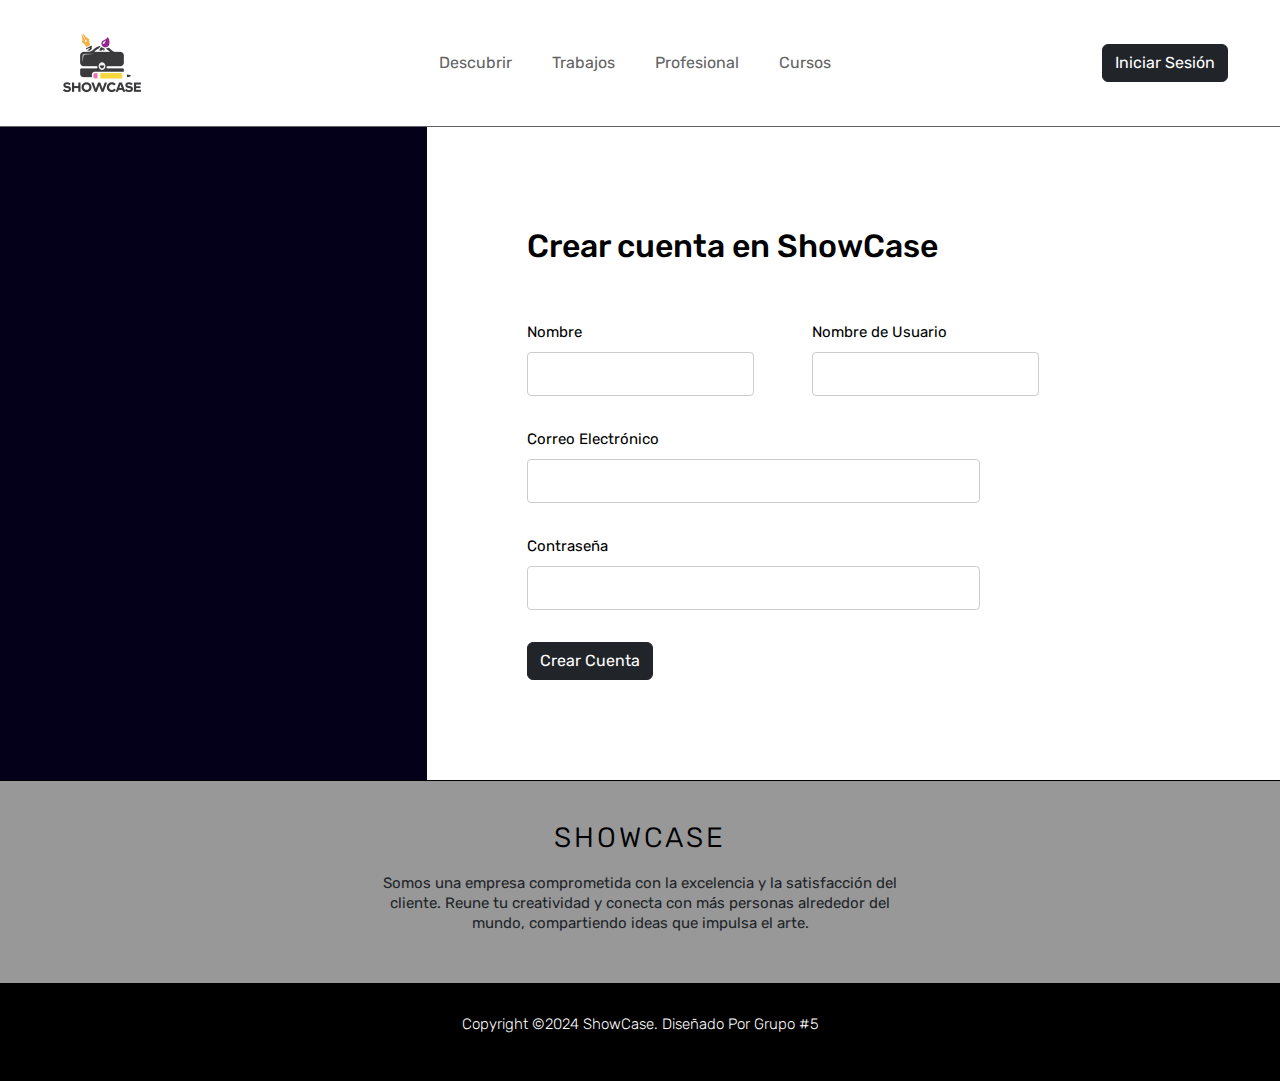
<file: sign-in.html>
<!doctype html>
<html>
<head>
<meta charset="utf-8">
<meta name="viewport" content="width=device-width, initial-scale=1.0">
<link href="img/showcase-logo.jpeg" rel="icon">
<title>Sign In - ShowCase</title>
<link href="css/bootstrap.min.css" rel="stylesheet">
<link href="css/bootstrap-custom.css" rel="stylesheet">
<link rel="stylesheet" href= "https://maxst.icons8.com/vue-static/landings/line-awesome/line-awesome/1.3.0/css/line-awesome.min.css">
<link href="css/owl.carousel.min.css" rel="stylesheet">
<link href="css/style.css" rel="stylesheet">
</head>

<body>
	
	<header>
		<div class="container-fluid">
	
			<nav class="navbar navbar-expand-lg navbar-light bg-light">
					<a class="navbar-brand" href="index.html">
						<img src="img/showcase-logo.jpeg" alt="logo" width="100" height="100">
					</a>

					<button class="navbar-toggler" type="button" data-bs-toggle="collapse"
					data-bs-target="#navbar" aria-controls="navbar" aria-expanded="false"
					aria-label="Toggle navigation">
					<span class="navbar-toggler-icon"></span>
					</button>

					<div class="collapse navbar-collapse" id="navbar">
						<ul class="navbar-nav ms-auto">
							<li class="nav-item active">
								<a class="nav-link" href="index.html">Descubrir</a>
							</li>
							<li class="nav-item">
								<a class="nav-link" href="trabajos.html">Trabajos</a>
							</li>
							<li class="nav-item">
								<a class="nav-link" href="indexplans.html">Profesional</a>
							</li>
							<li class="nav-item">
								<a class="nav-link" href="info.html">Cursos</a>
							</li>
						</ul>

						<ul class="navbar-nav ms-auto">
							<li class="nav-item active">
								<a class="button" href="sign-in.html"><button type="button" class="btn btn-dark" href="sign-in.html">Iniciar Sesión</button></a>
							</li>
						</ul>
					</div>
			</nav>
			
		</div>
		
	</header>
	
	<section id="sign-in">
		<div class="container-fluid">
			<div class="row mt-auto">
				<article class="col-lg-4 col-sm-4 col-12 columna-izquierda">

				</article>

				<article class="col-lg-7 col-sm-4 col-12 columna-enmedio">
				  <h2>Crear cuenta en ShowCase</h2>
						<form id="signin-form" action="procesar-formulario.php" method="post">
							<div class="row mt-5">
								<article class="form-group col-lg-6 col-sm-6 col-12">
									<label for="text">Nombre</label><br>
									<input type="text" id="name" name="name" required>
								</article>
								<article class="form-group col-lg-6 col-sm-6 col-12">
									<label for="text">Nombre de Usuario</label>
									<input type="text" id="username" name="username" required>
								</article>
							</div>
							<div class="row mt-3">
								<div class="form-group col-lg-12 col-sm-6 col-12">
									<label for="email">Correo Electrónico</label><br>
									<input type="email" id="email" name="email" required>
								</div>
							</div>
							<div class="row mt-3">
								<div class="form-group col-lg-12 col-sm-6 col-12">
									<label for="password">Contraseña</label><br>
									<input type="password" id="password" name="password" required>
								</div>
							</div>
						
							<div class="row mt-3">
								<div class="form-group col-lg-12 col-sm-6 col-12">
								<button type="submit" class="btn btn-dark">Crear Cuenta</button>
							</div>
							</div>
					</form>
				</article>

			</div>
		</div>
	</section>
	
	<footer>
		<div class="footer-contenido">
			<h3>Showcase</h3>
			<p>Somos una empresa comprometida con la excelencia y la satisfacción del cliente. Reune tu creatividad y conecta con más personas alrededor del mundo, compartiendo ideas que impulsa el arte.</p>
			<ul class="iconos">
				<li>
					<a class="footer" href="#"><i class="lab la-facebook-square"></i></a>
				</li>
				<li>
					<a class="footer" href="#"><i class="lab la-instagram"></i></a>
				</li>
				<li>
					<a class="footer" href="#"><i class="lab la-twitter-square"></i></a>
				</li>
				<li>
					<a class="footer" href="#"><i class="lab la-pinterest-square"></i></a>
				</li>
			</ul>
		</div>
		
		<div class="footer-abajo">
			<p>copyright &copy;2024 ShowCase. Diseñado por Grupo #5</p>
		</div>
	</footer>
	
	<script src="js/jquery.min.js"></script>
	<script src="js/bootstrap.min.js"></script>
	<script src="js/owl.carousel.min.js"></script>
	
</body>
</html>
</file>
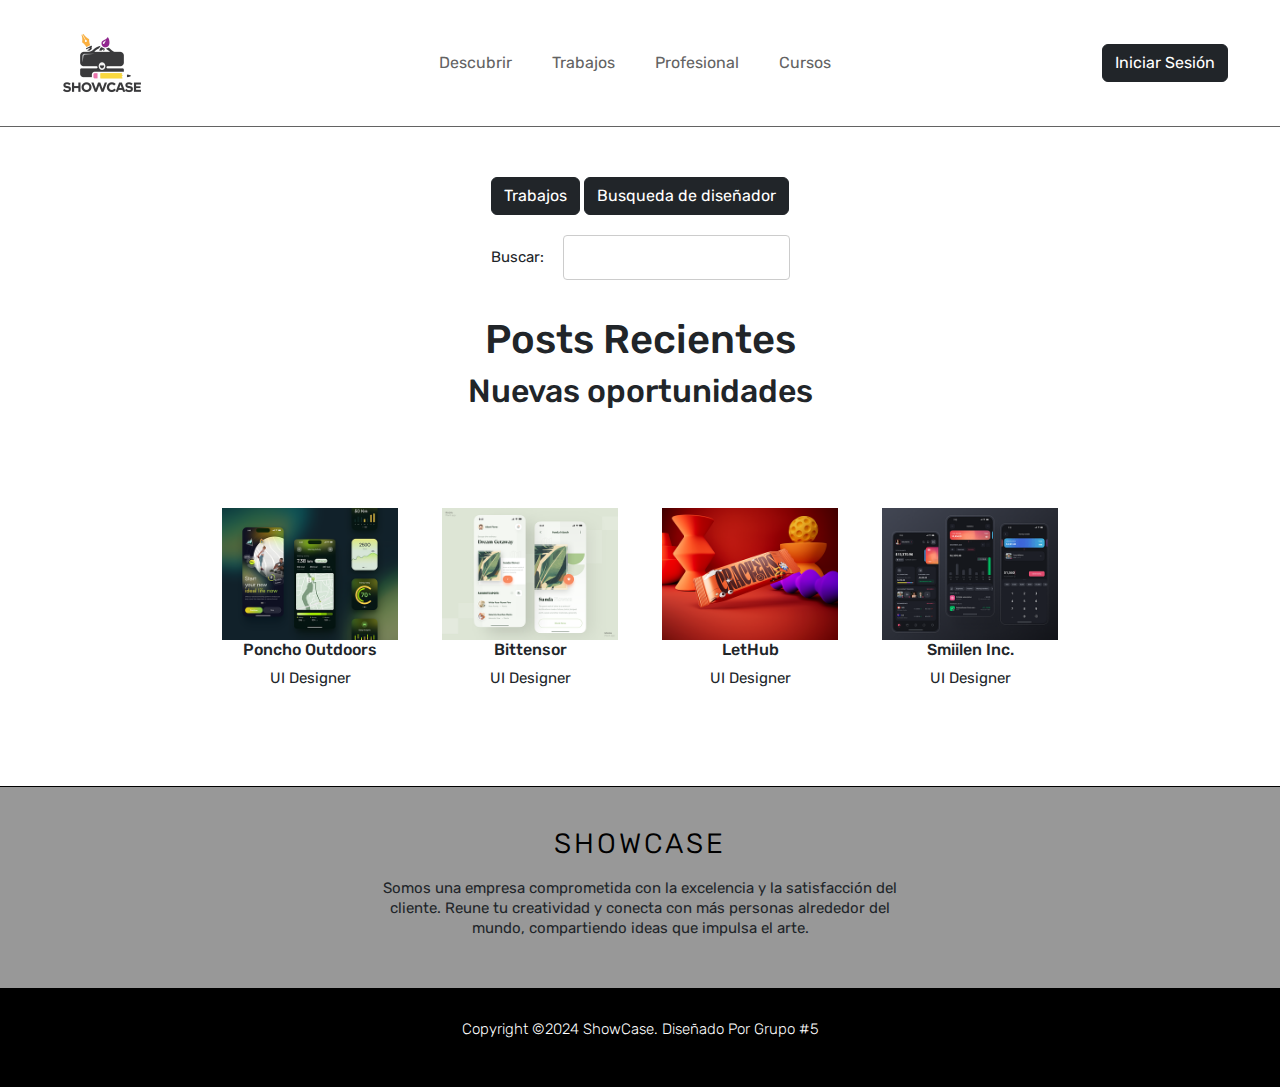
<file: trabajos.html>
<!doctype html>
<html>
<head>
<meta charset="utf-8">
<meta name="viewport" content="width=device-width, initial-scale=1.0">
<link href="img/showcase-logo.jpeg" rel="icon">
<title>Trabajos - ShowCase</title>
<link href="css/bootstrap.min.css" rel="stylesheet">
<link href="css/bootstrap-custom.css" rel="stylesheet">
<link rel="stylesheet" href= "https://maxst.icons8.com/vue-static/landings/line-awesome/line-awesome/1.3.0/css/line-awesome.min.css">
<link href="css/owl.carousel.min.css" rel="stylesheet">
<link href="css/style.css" rel="stylesheet">
</head>

<body>
	
	<header>
		<div class="container-fluid">
	
			<nav class="navbar navbar-expand-lg navbar-light bg-light">
					<a class="navbar-brand" href="index.html">
						<img src="img/showcase-logo.jpeg" alt="logo" width="100" height="100">
					</a>

					<button class="navbar-toggler" type="button" data-bs-toggle="collapse"
					data-bs-target="#navbar" aria-controls="navbar" aria-expanded="false"
					aria-label="Toggle navigation">
					<span class="navbar-toggler-icon"></span>
					</button>

					<div class="collapse navbar-collapse" id="navbar">
						<ul class="navbar-nav ms-auto">
							<li class="nav-item active">
								<a class="nav-link" href="index.html">Descubrir</a>
							</li>
							<li class="nav-item">
								<a class="nav-link" href="Trabajos.html">Trabajos</a>
							</li>
							<li class="nav-item">
								<a class="nav-link" href="indexplans.html">Profesional</a>
							</li>
							<li class="nav-item">
								<a class="nav-link" href="info.html">Cursos</a>
							</li>
						</ul>

						<ul class="navbar-nav ms-auto">
							<li class="nav-item active">
								<a class="button" href="sign-in.html"><button type="button" class="btn btn-dark" href="sign-in.html">Iniciar Sesión</button></a>
							</li>
						</ul>
					</div>
			</nav>
			
		</div>
		
	</header>
	
	<section id="Jobs">
		<div id="buttons-container">
			<a href="#" class="btn btn-dark">Trabajos</a>
			<a href="#" class="btn btn-dark">Busqueda de diseñador</a>
		</div>
		
		<div id="barra-de-busqueda">
			<label for="search">Buscar:</label>
			<input type="text" id="search" name="search">
		</div>
			<div id="posts-reciente">
				<h1>Posts Recientes</h1>
				<h2>Nuevas oportunidades</h2>
			</div>
				
	  <div id="posts-imagenes">
		  <div class="row mt-5">
			<article class="post col-lg-4 col-sm-6 col-12">
				<img src="img/post-1.png" alt="Post 1">
				<h6>Poncho Outdoors</h6>
				<p>UI Designer</p>
			</article>
			<article class="post col-lg-4 col-sm-6 col-12">
				<img src="img/post-2.png" alt="Post 2">
				<h6>Bittensor</h6>
				<p>UI Designer</p>
			</article>
			<article class="post col-lg-4 col-sm-6 col-12">
				<img src="img/post-3.png" alt="Post 3">
				<h6>LetHub</h6>
				<p>UI Designer</p>
			</article>
			<article class="post col-lg-4 col-sm-6 col-12">
				<img src="img/post-4.png" alt="Post 4">
				<h6>Smiilen Inc.</h6>
				<p>UI Designer</p>
			</article>
		</div>
	</div>
		
		
	</section>
	
	<footer>
		<div class="footer-contenido">
			<h3>Showcase</h3>
			<p>Somos una empresa comprometida con la excelencia y la satisfacción del cliente. Reune tu creatividad y conecta con más personas alrededor del mundo, compartiendo ideas que impulsa el arte.</p>
			<ul class="iconos">
				<li>
					<a class="footer" href="#"><i class="lab la-facebook-square"></i></a>
				</li>
				<li>
					<a class="footer" href="#"><i class="lab la-instagram"></i></a>
				</li>
				<li>
					<a class="footer" href="#"><i class="lab la-twitter-square"></i></a>
				</li>
				<li>
					<a class="footer" href="#"><i class="lab la-pinterest-square"></i></a>
				</li>
			</ul>
		</div>
		
		<div class="footer-abajo">
			<p>copyright &copy;2024 ShowCase. Diseñado por Grupo #5</p>
		</div>
	</footer>
	
	<script src="js/jquery.min.js"></script>
	<script src="js/bootstrap.min.js"></script>
	<script src="js/owl.carousel.min.js"></script>
	
</body>
</html>
</file>
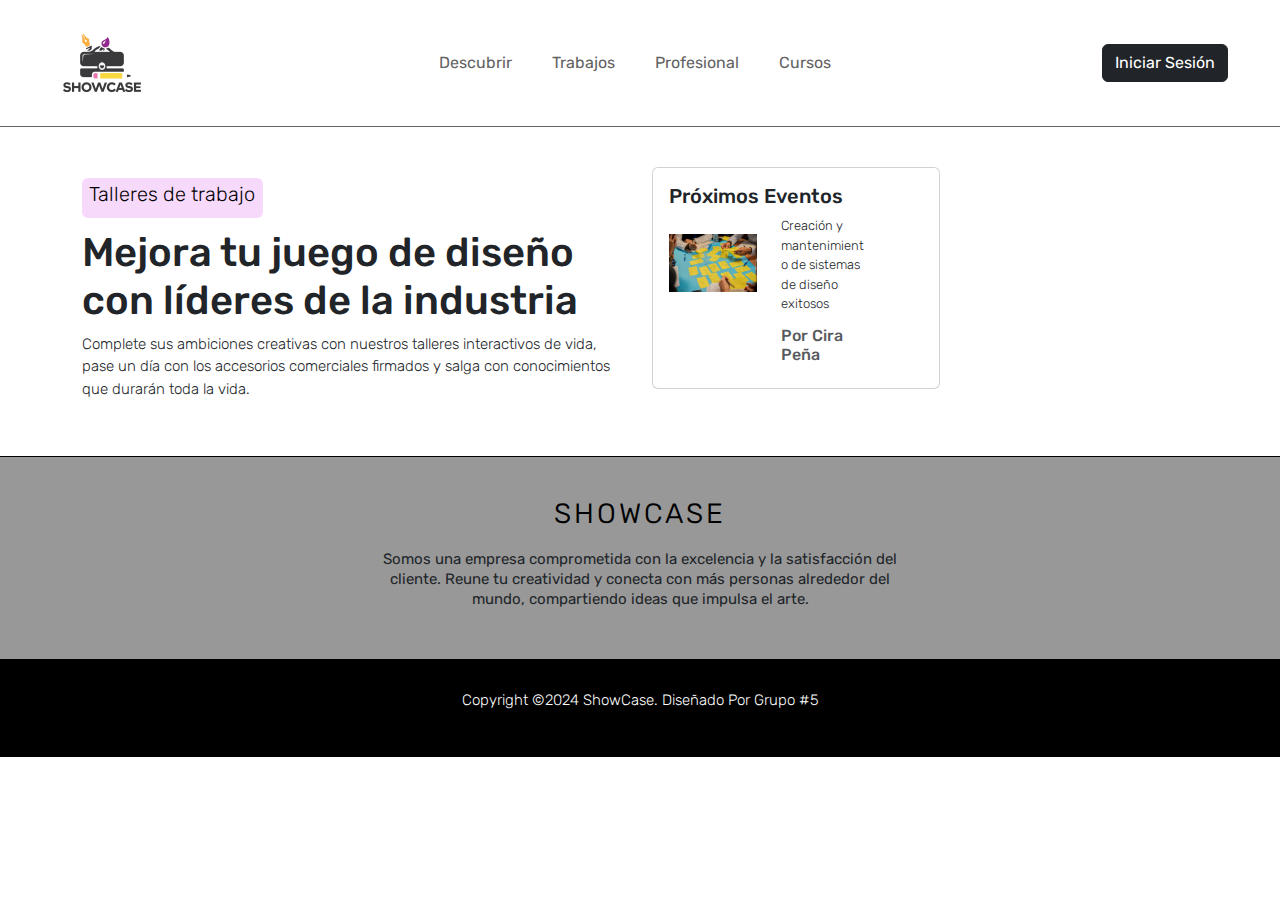
<file: workshops.html>
<!DOCTYPE html>
<html lang="en">
<head>
    <meta charset="UTF-8">
    <meta name="viewport" content="width=device-width, initial-scale=1.0">
    <title>Showcase</title>
    <link href="css/bootstrap.min.css" rel="stylesheet">
    <link href="css/bootstrap-custom.css" rel="stylesheet">
    <link href="css/style.css" rel="stylesheet">
</head>
<body>
	
<header>
		<div class="container-fluid">
	
			<nav class="navbar navbar-expand-lg navbar-light bg-light">
					<a class="navbar-brand" href="index.html">
						<img src="img/showcase-logo.jpeg" alt="logo" width="100" height="100">
					</a>

					<button class="navbar-toggler" type="button" data-bs-toggle="collapse"
					data-bs-target="#navbar" aria-controls="navbar" aria-expanded="false"
					aria-label="Toggle navigation">
					<span class="navbar-toggler-icon"></span>
					</button>

					<div class="collapse navbar-collapse" id="navbar">
						<ul class="navbar-nav ms-auto">
							<li class="nav-item active">
								<a class="nav-link" href="index.html">Descubrir</a>
							</li>
							<li class="nav-item">
								<a class="nav-link" href="Trabajos.html">Trabajos</a>
							</li>
							<li class="nav-item">
								<a class="nav-link" href="indexplans.html">Profesional</a>
							</li>
							<li class="nav-item">
								<a class="nav-link" href="info.html">Cursos</a>
							</li>
						</ul>

						<ul class="navbar-nav ms-auto">
							<li class="nav-item active">
								<a class="button" href="sign-in.html"><button type="button" class="btn btn-dark" href="sign-in.html">Iniciar Sesión</button></a>
							</li>
						</ul>
					</div>
			</nav>
			
		</div>
	</header>
    
	
	<section id="taller">
        <div class="container">
            <div class="row">
                <article class="col-lg-6 col-sm-6 col-6">
                    <span class="badge text-bg-secondary rosa"><h4>Talleres de trabajo</h4></span>
                    <h1>Mejora tu juego de diseño con líderes de la industria</h1>
                    <p>Complete sus ambiciones creativas con nuestros talleres interactivos de vida, pase un día con los accesorios comerciales firmados y salga con conocimientos que durarán toda la vida.</p>
                </article>
                <article class="col-lg-6 col-sm-6 col-6">
                    <div class="card" style="width: 18rem;">
                        <div class="card-body">
                          <h5 class="card-title">Próximos Eventos </h5>
                            <div class="row">
                                <article class="col-6">
                                    <img src="img/taller.jpg" alt="taller" class="img-fluid marg">
                                </article>
                                <article class="col-6">
                                    <p class="card-text">Creación y mantenimiento de sistemas de diseño exitosos</p>
                                    <h6 class="card-subtitle mb-2 text-body-secondary">Por Cira Peña</h6>
                                </article>
                            </div>
                        </div>
                      </div>
                </article>
            </div>
        </div>
    </section>
		
	<footer>
		<div class="footer-contenido">
			<h3>Showcase</h3>
			<p>Somos una empresa comprometida con la excelencia y la satisfacción del cliente. Reune tu creatividad y conecta con más personas alrededor del mundo, compartiendo ideas que impulsa el arte.</p>
			<ul class="iconos">
				<li>
					<a class="footer" href="#"><i class="lab la-facebook-square"></i></a>
				</li>
				<li>
					<a class="footer" href="#"><i class="lab la-instagram"></i></a>
				</li>
				<li>
					<a class="footer" href="#"><i class="lab la-twitter-square"></i></a>
				</li>
				<li>
					<a class="footer" href="#"><i class="lab la-pinterest-square"></i></a>
				</li>
			</ul>
		</div>
		
		<div class="footer-abajo">
			<p>copyright &copy;2024 ShowCase. Diseñado por Grupo #5</p>
		</div>
	</footer>
	
</body>
</html>
</file>
<file: css/style.css>
@import url('https://fonts.googleapis.com/css2?family=Rubik:ital,wght@0,300..900;1,300..900&display=swap'); 
:root{
	--color-general: #000000;
	--hover-header: #414141;
}

@font-face{
	font-family: "Rubik";
	src: url("../fonts/Rubik-VariableFont_wght.ttf") format("TrueType");
}

body{
	font-family: "Rubik", sans-serif;
	font-size: 15px;
}

nav{
	margin: 0 40px;
}

header{
	border-bottom: thin solid #636363;
}

.icon-user{
	color: #636363;
	font-size: 35px;
}

#hero{
	background-image: url(enlazar imagen de fondo si necesita);
	background-size: cover;
	background-repeat: no-repeat;
	background-position: top center;
	text-align: center;
	padding: 3% 0;
	color: #000000;
}

#hero h1 {
	font-size: 40px;
	font-weight: 250;
	letter-spacing: 2px;
	margin-top: 20px;
	margin-bottom: 30px;
	text-transform: uppercase;
}
#hero h4 {
	font-size: 30px;
	font-weight: 300;
	text-transform: uppercase;
	letter-spacing: 1px;
	margin-top: 30px;
}

#hero h6{
	background-color: #E6D691;
	padding: 5px 2px;
	border-radius: 50px;
	margin: 10px 100px;
	font-weight: 400;
}

#hero p{
	color: #000000;
	font-size: 26px;
	font-weight: 300;
	margin-top: 30px;
}

#hero button{
	margin-top: 40px;
}

.overlay{
	position: absolute;
	bottom: 0.5%;
	left: 6%;
	text-align: left;
	font-weight: 500;
	color: #FFF;
}

.tipo-boton{
	background-color: rgba(128,128,128,0.3);
	border: thin solid #FFFFFF;
	padding: 5px 10px;
	border-radius: 10px;
	font-weight: 200;
}

#carousel{
	background-color: #FFF;
	text-align: center;
}

#carousel img{
	border-radius: 10%;
}

#content{
	margin-top: 100px;
	margin-bottom: 100px;
}

.contenido{
	text-align: center;
	margin-bottom: 50px;
}

#content img{
	border-radius: 5px;
}

footer{
	background: #989898;
	height: auto;
	width: auto;
	padding-top: 40px;
	border-top: thin solid #000;
}

.footer-contenido img{
	height: 40px;
}

.footer-contenido{
	display: flex;
	align-items: center;
	justify-content: center;
	flex-direction: column;
	text-align: center;
}

.footer-contenido h3{
	text-transform: uppercase;
	letter-spacing: 3px;
	font-weight: 350;
	color: #000000;
}

.footer-contenido p{
	max-width: 550px;
	margin: 10px auto;
	line-height: 20px;
}

.iconos{
	list-style: none;
	display: flex;
	justify-content: center;
	margin: 20px 0px;
}

.iconos li{
	margin: 0 10px;
	padding: 0 10px;
}

.lab {
	font-size: 48px;
	border-radius: 50%;
}

.footer-abajo{
	background-color: #000000;
	width: 100%;
	padding: 30px 0;
	text-align: center;
}

.footer-abajo p{
	font-weight: 100;
	text-transform: capitalize;
	color: #FFFFFF;
}

#sign-in{
	background-image: url(enlazar imagen de fondo si necesita);
	background-size: cover;
	background-repeat: no-repeat;
	background-position: top center;
	text-align: center;
	padding: 10% 0;
	color: #000000;
}

.signup-container{
    background-color: #fff;
    padding: 20px;
    border-radius: 8px;
    box-shadow: 0 0 10px rgba(0, 0, 0, 0.1);
}

form{
    display: flex;
    flex-direction: column;
}

label{
    margin-bottom: 8px;
}

input{
    padding: 10px;
    margin-bottom: 16px;
    border: 1px solid #ccc;
    border-radius: 4px;
}

input[type="submit"]{
    background-color: #007BFF;
    color: #fff;
    cursor: pointer;
}

#sign-in{
	background-image: url(enlazar imagen de fondo si necesita);
	background-size: cover;
	background-repeat: no-repeat;
	background-position: top center;
	text-align: center;
	padding: 10% 0;
	color: #000000;
}

.signup-container{
    background-color: #fff;
    padding: 20px;
    border-radius: 8px;
    box-shadow: 0 0 10px rgba(0, 0, 0, 0.1);
}

form{
    display: flex;
    flex-direction: column;
}

label{
    margin-bottom: 8px;
}

input{
    padding: 10px;
    margin-bottom: 16px;
    border: 1px solid #ccc;
    border-radius: 4px;
}

input[type="submit"]{
    background-color: #007BFF;
    color: #fff;
    cursor: pointer;
}

#sign-in{
	padding-top: 0px;
	padding-bottom: 0px;
}

.columna-izquierda {
	background-color: #04001A;
	box-sizing: 100%;
}

.columna-enmedio{
	text-align: left;
	box-sizing: border-box;
	padding: 100px;
}

#email{
	size: 10px;
}

#email{
	width: 83%;
}

#password{
	width: 83%;
}

#search{
	margin-left: 15px;
}

#Jobs{
	margin: 50px;
	text-align: center;
}

#buttons-container{
	align-content: center;
	text-align: center;
}

#barra-de-busqueda {
	text-align: center;
	margin-top: 20px;
}

#posts-reciente {
	text-align: center;
	margin-top: 20px;
	margin-bottom: 20px;
}

#posts-imagenes {
	text-align: center;
	margin-top: 20px;
	margin-bottom: 20px;
	display: inline-block;
}

.post {
	display: inline-block;
	width: 200px;
	margin: 10px;
}
.post img {
	width: 100%;
	height: auto;
}
#specialties {
	float: right;
	width: 30%;
	background-color: #f2f2f2;
	padding: 20px;
}
.filter-box {
	margin-top: 20px;
}

.btn-sesion{
	margin-left: 10px;
	border-radius: 30px;
	padding: 0 30px;
	background-color: #000000;
	color: #FFFFFF;
	border-color: #000000
}


.btn-post{
	background-color: #000000;
	color: #fff;
	font-size: 20px;
	padding: 10px;
	border-radius: 50px;
	
}

.centro{
	text-align: center;
}

#diploma p{
	font-weight: 100;
	padding-bottom: 2%;
}

.btn-diploma{
	background-color: #fff;
	color: #000000;
	font-size: 20px;
	padding: 1% 3%;
	border-radius: 50px;
	font-weight: 100;
	border-width: 1%;
	
}

 .btn-diploma:hover {
	background-color: #000000;
	color: #fff;
	
}

#reviews{
	padding: 40px 0;
}

#taller{
	padding: 40px 0;
}

#taller p,h4{
	font-weight: 100;
}

#taller h4{
	font-size: 20px;
}

.rosa{
	background-color: rgb(246, 217, 251) !important;
	margin: 2% 0;
	color: #000000 !important;
}

.card{
	padding-right: 10%;
}

.card-text{
	font-size: 13px;
}

.marg{
	margin-top: 20%;
}
</file>
